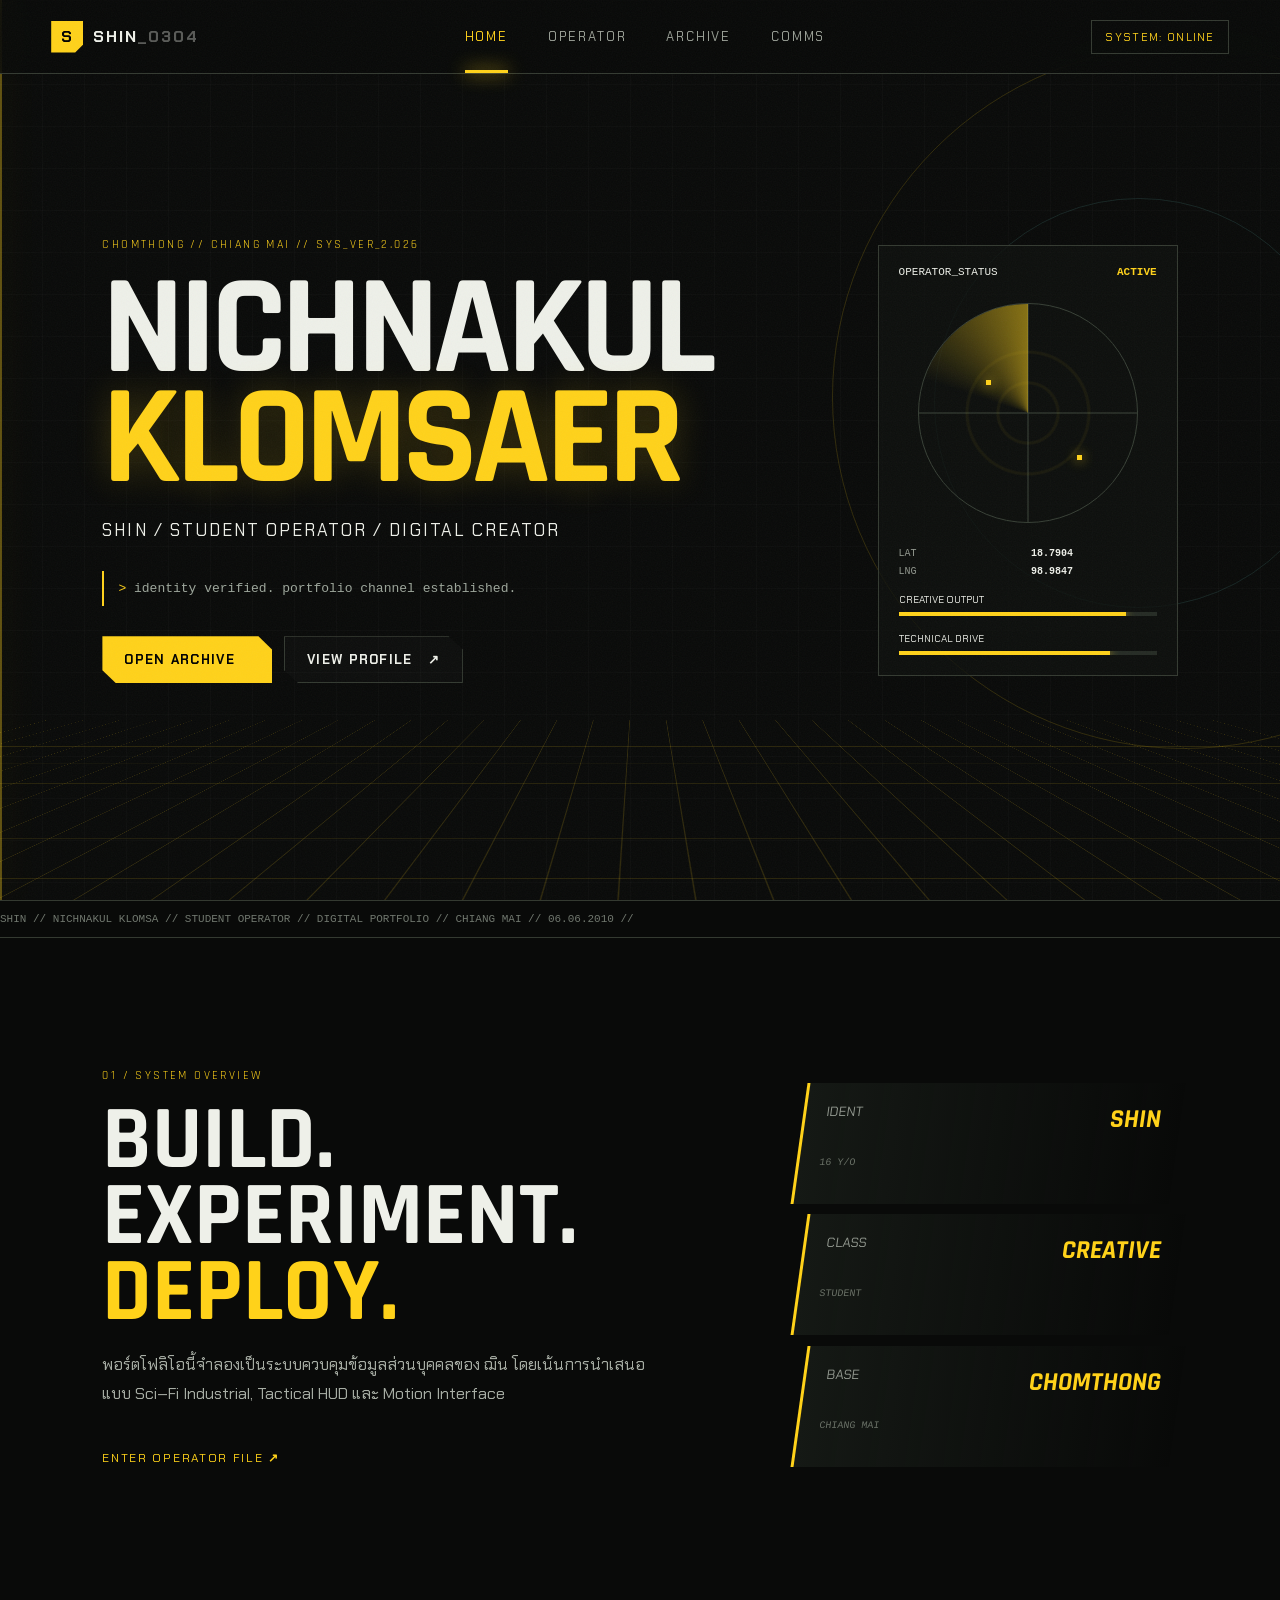
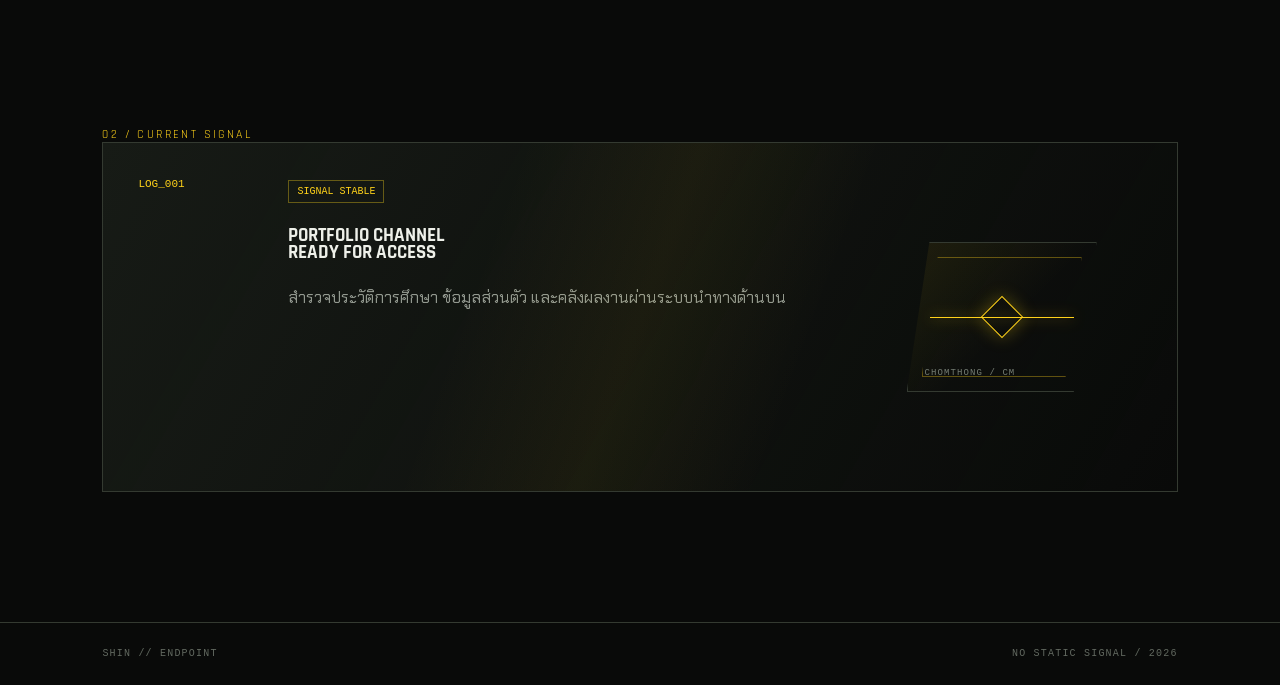
<file: index.html>
<!doctype html>
<html lang="th">
<head>
<meta charset="utf-8">
<meta name="viewport" content="width=device-width,initial-scale=1">
<title>SHIN // ENDPOINT</title>
<link rel="stylesheet" href="assets/style.css">
</head>
<body data-page="home">
<div id="boot" class="boot">
  <div class="boot-grid"></div>
  <div class="boot-core"><span class="boot-ring"></span><span class="boot-ring r2"></span><span class="boot-ring r3"></span></div>
  <div class="boot-log" id="bootLog"></div>
  <div class="boot-title">ENDPOINT // SHIN</div>
</div>
<div class="noise"></div>
<header class="nav-shell">
  <a class="brand" href="index.html"><span class="brand-mark">S</span><span>SHIN<span class="dim">_0304</span></span></a>
  <nav>
    <a class="nav-link active" href="index.html">HOME</a>
    <a class="nav-link" href="about.html">OPERATOR</a>
    <a class="nav-link" href="projects.html">ARCHIVE</a>
    <a class="nav-link" href="contact.html">COMMS</a>
  </nav>
  <button class="system-btn" id="modeBtn">SYSTEM: ONLINE</button>
</header>

<main>
<section class="hero section">
  <div class="hero-bg"><div class="grid-floor"></div><div class="orbit o1"></div><div class="orbit o2"></div><div class="scan-beam"></div></div>
  <div class="hero-copy reveal">
    <div class="eyebrow">CHOMTHONG // CHIANG MAI // SYS_VER_2.026</div>
    <h1><span class="scramble">NICHNAKUL</span><br><em>KLOMSAER</em></h1>
    <p class="lead">SHIN / STUDENT OPERATOR / DIGITAL CREATOR</p>
    <div class="terminal-line"><span>&gt;</span> identity verified. portfolio channel established.</div>
    <div class="cta-row">
      <a class="target-btn" href="projects.html"><span>OPEN ARCHIVE</span><i></i></a>
      <a class="ghost-btn" href="about.html">VIEW PROFILE <b>↗</b></a>
    </div>
  </div>
  <div class="hero-panel reveal">
    <div class="panel-top"><span>OPERATOR_STATUS</span><b>ACTIVE</b></div>
    <div class="radar"><div class="radar-sweep"></div><div class="radar-dot d1"></div><div class="radar-dot d2"></div><div class="radar-ring"></div></div>
    <div class="readout"><span>LAT</span><strong>18.7904</strong><span>LNG</span><strong>98.9847</strong></div>
    <div class="meter"><label>CREATIVE OUTPUT</label><span style="--v:88%"></span></div>
    <div class="meter"><label>TECHNICAL DRIVE</label><span style="--v:82%"></span></div>
  </div>
</section>

<section class="ticker"><div>SHIN // NICHNAKUL KLOMSA // STUDENT OPERATOR // DIGITAL PORTFOLIO // CHIANG MAI // 06.06.2010 // </div></section>

<section class="section intro">
  <div class="section-label">01 / SYSTEM OVERVIEW</div>
  <div class="split">
    <div class="reveal">
      <h2>BUILD. EXPERIMENT.<br><span>DEPLOY.</span></h2>
      <p>พอร์ตโฟลิโอนี้จำลองเป็นระบบควบคุมข้อมูลส่วนบุคคลของ ฌิน โดยเน้นการนำเสนอแบบ Sci‑Fi Industrial, Tactical HUD และ Motion Interface</p>
      <a class="text-link" href="about.html">ENTER OPERATOR FILE <b>↗</b></a>
    </div>
    <div class="data-stack reveal">
      <div class="data-chip"><small>IDENT</small><strong>SHIN</strong><span>16 Y/O</span></div>
      <div class="data-chip"><small>CLASS</small><strong>CREATIVE</strong><span>STUDENT</span></div>
      <div class="data-chip"><small>BASE</small><strong>CHOMTHONG</strong><span>CHIANG MAI</span></div>
    </div>
  </div>
</section>

<section class="section feature">
  <div class="section-label">02 / CURRENT SIGNAL</div>
  <div class="feature-card reveal">
    <div class="feature-index">LOG_001</div>
    <div><span class="status">SIGNAL STABLE</span><h3>PORTFOLIO CHANNEL<br>READY FOR ACCESS</h3><p>สำรวจประวัติการศึกษา ข้อมูลส่วนตัว และคลังผลงานผ่านระบบนำทางด้านบน</p></div>
    <div class="feature-graphic"><div class="signal-block"><span></span><b>CHOMTHONG / CM</b></div></div>
  </div>
</section>
</main>
<footer><span>SHIN // ENDPOINT</span><span>NO STATIC SIGNAL / 2026</span></footer>
<script src="assets/app.js"></script>
</body>
</html>
</file>
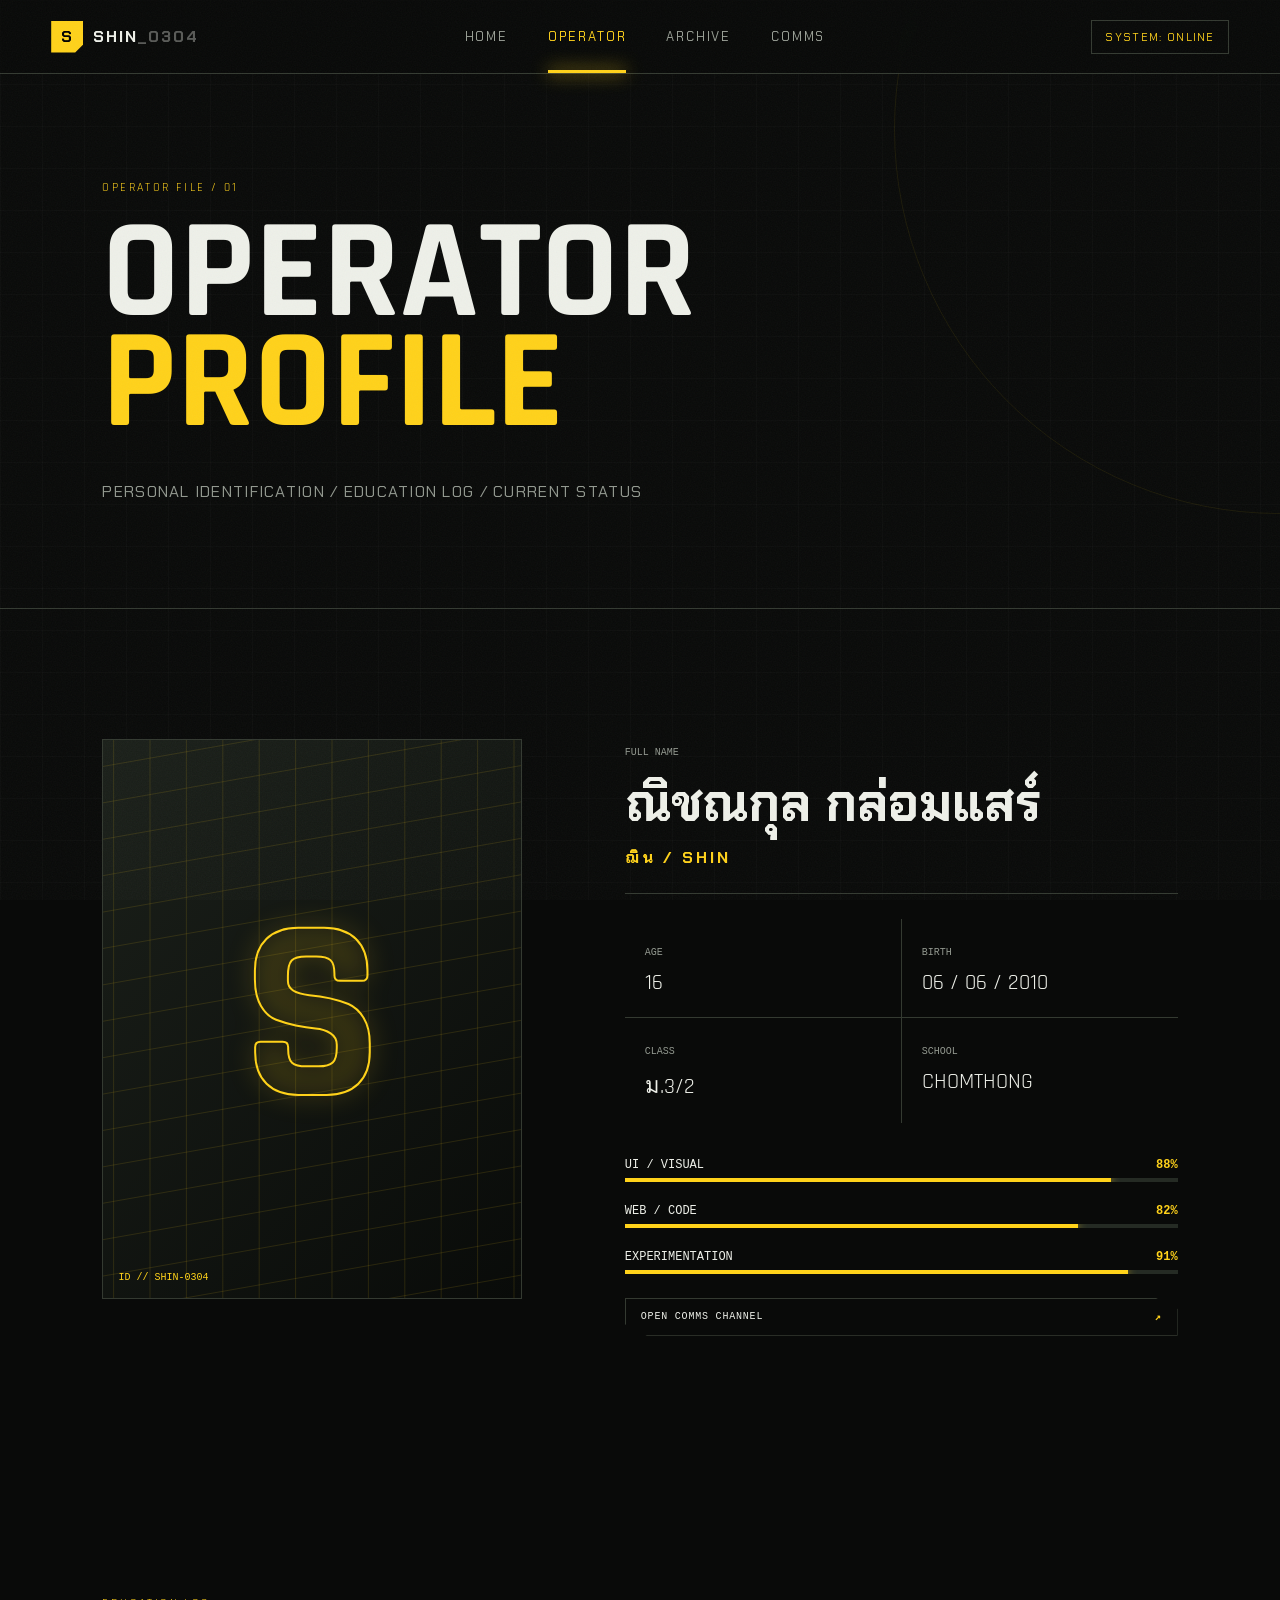
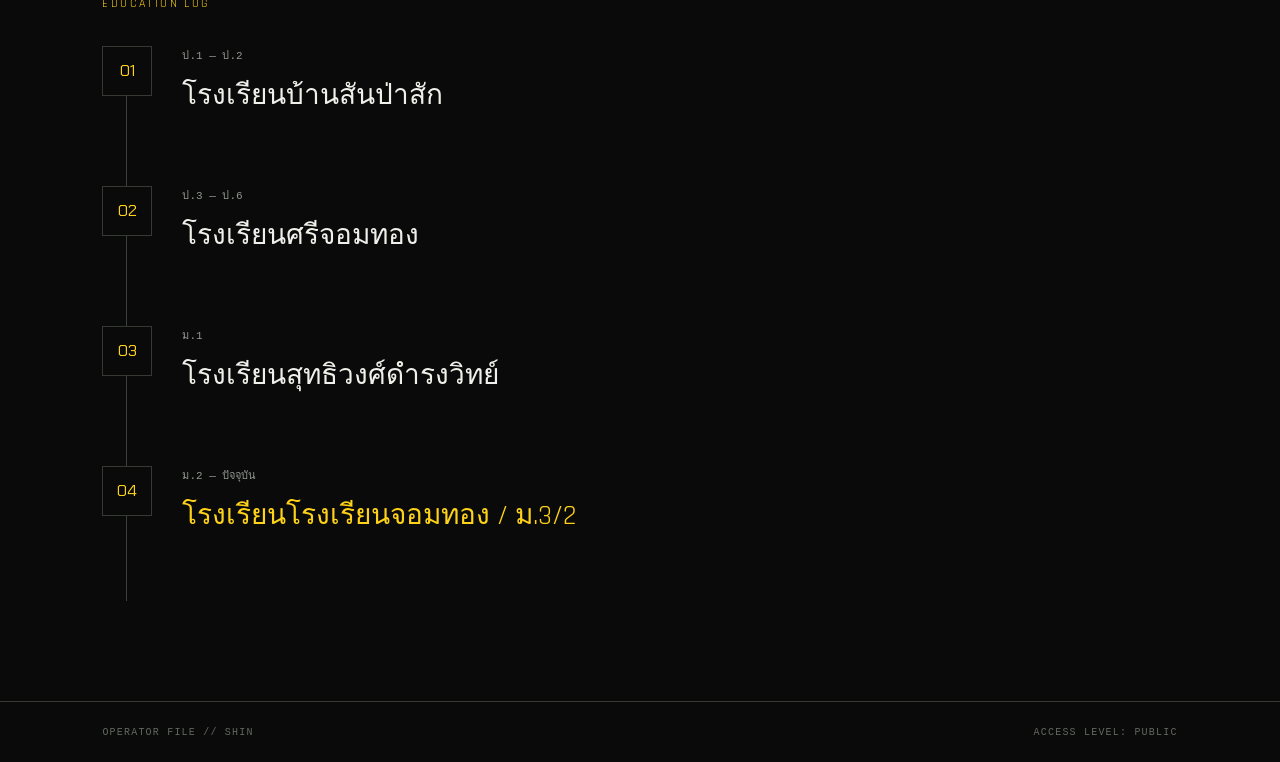
<file: about.html>
<!doctype html>
<html lang="th">
<head><meta charset="utf-8"><meta name="viewport" content="width=device-width,initial-scale=1"><title>SHIN // OPERATOR</title><link rel="stylesheet" href="assets/style.css"></head>
<body data-page="about">
<div class="noise"></div>
<header class="nav-shell"><a class="brand" href="index.html"><span class="brand-mark">S</span><span>SHIN<span class="dim">_0304</span></span></a><nav><a class="nav-link" href="index.html">HOME</a><a class="nav-link active" href="about.html">OPERATOR</a><a class="nav-link" href="projects.html">ARCHIVE</a><a class="nav-link" href="contact.html">COMMS</a></nav><button class="system-btn" id="modeBtn">SYSTEM: ONLINE</button></header>
<main>
<section class="page-hero"><div class="section-label">OPERATOR FILE / 01</div><h1 class="decrypt">OPERATOR<br><span>PROFILE</span></h1><p>PERSONAL IDENTIFICATION / EDUCATION LOG / CURRENT STATUS</p></section>
<section class="section profile-layout">
  <div class="portrait reveal"><div class="portrait-grid"></div><div class="portrait-initial">S</div><div class="portrait-tag">ID // SHIN-0304</div></div>
  <div class="profile-info reveal">
    <div class="nameplate"><small>FULL NAME</small><h2>ณิชณกุล กล่อมแสร์</h2><strong>ฌิน / SHIN</strong></div>
    <div class="stat-grid">
      <div><small>AGE</small><b>16</b></div><div><small>BIRTH</small><b>06 / 06 / 2010</b></div><div><small>CLASS</small><b>ม.3/2</b></div><div><small>SCHOOL</small><b>CHOMTHONG</b></div>
    </div>
    <div class="skill-list">
      <div class="skill"><span>UI / VISUAL</span><b>88%</b><i style="--v:88%"></i></div>
      <div class="skill"><span>WEB / CODE</span><b>82%</b><i style="--v:82%"></i></div>
      <div class="skill"><span>EXPERIMENTATION</span><b>91%</b><i style="--v:91%"></i></div>
    </div>
    <a class="profile-command" href="contact.html"><span>OPEN COMMS CHANNEL</span><b>↗</b></a>
  </div>
</section>
<section class="section timeline">
<div class="section-label">EDUCATION LOG</div>
<div class="timeline-line"></div>
<div class="edu reveal"><span>01</span><div><b>ป.1 — ป.2</b><strong>โรงเรียนบ้านสันป่าสัก</strong></div></div>
<div class="edu reveal"><span>02</span><div><b>ป.3 — ป.6</b><strong>โรงเรียนศรีจอมทอง</strong></div></div>
<div class="edu reveal"><span>03</span><div><b>ม.1</b><strong>โรงเรียนสุทธิวงศ์ดำรงวิทย์</strong></div></div>
<div class="edu active reveal"><span>04</span><div><b>ม.2 — ปัจจุบัน</b><strong>โรงเรียนโรงเรียนจอมทอง / ม.3/2</strong></div></div>
</section>
</main><footer><span>OPERATOR FILE // SHIN</span><span>ACCESS LEVEL: PUBLIC</span></footer><script src="assets/app.js"></script>
</body></html>
</file>
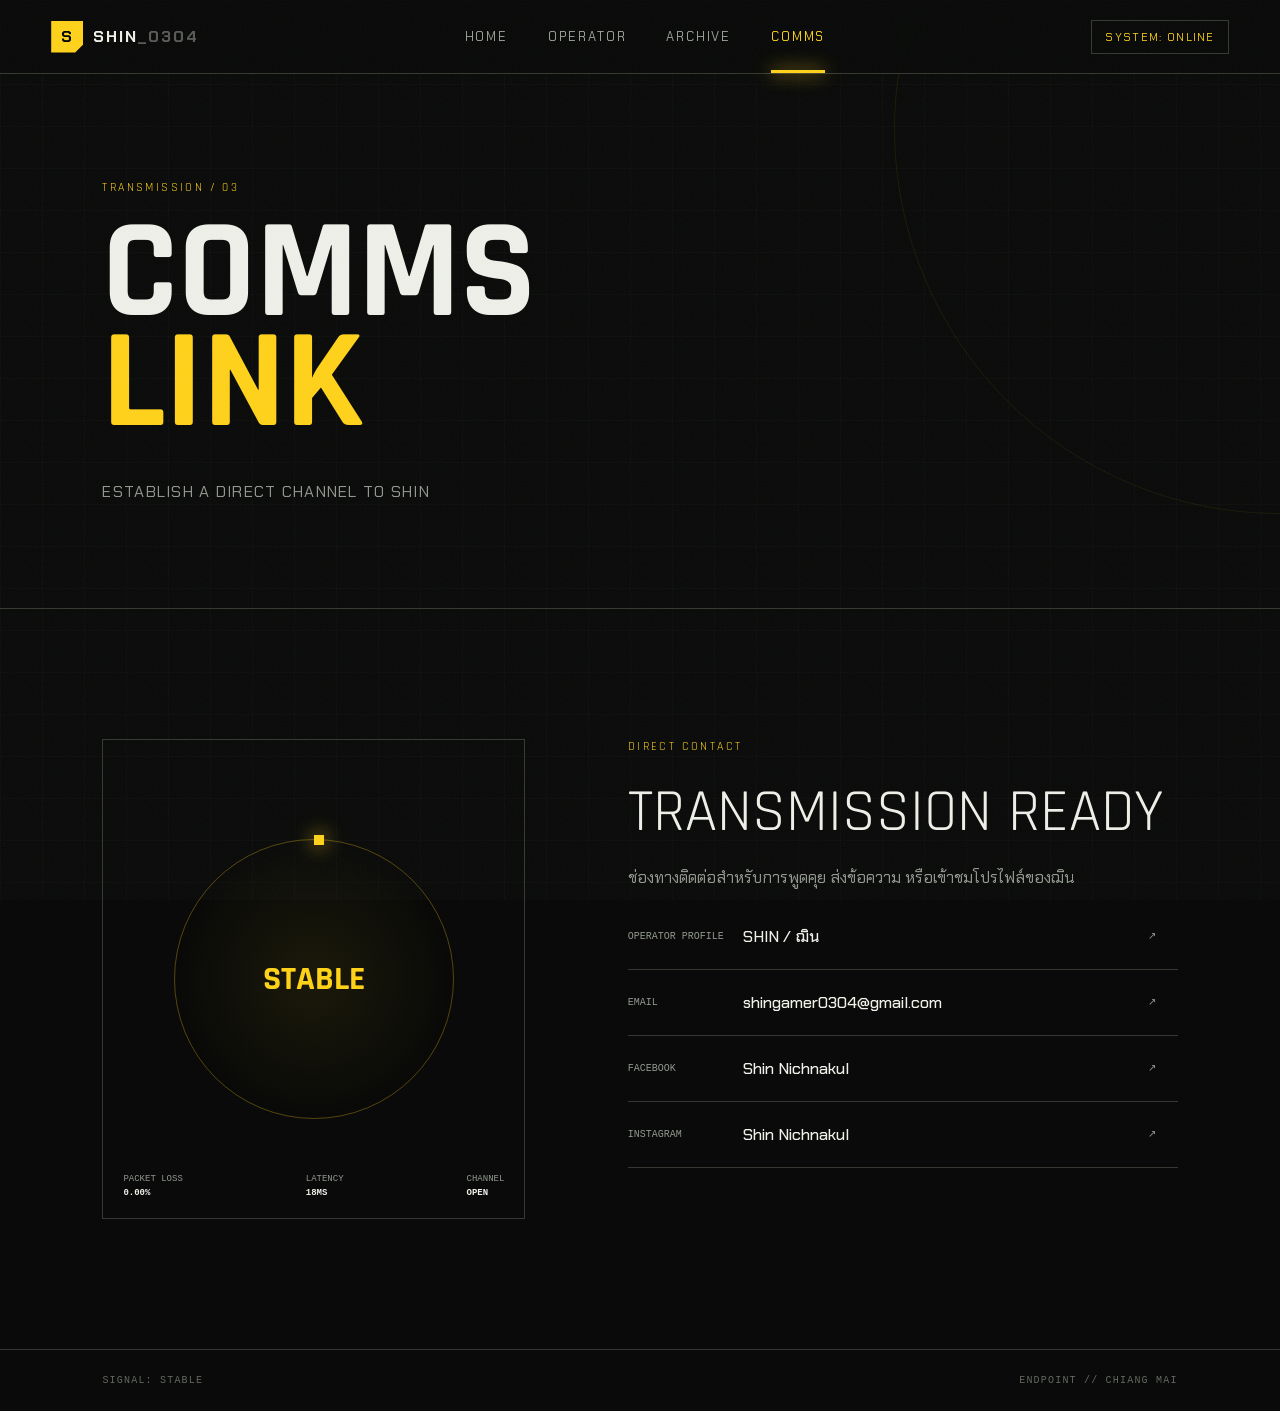
<file: contact.html>
<!doctype html>
<html lang="th">
<head><meta charset="utf-8"><meta name="viewport" content="width=device-width,initial-scale=1"><title>SHIN // COMMS</title><link rel="stylesheet" href="assets/style.css"></head>
<body data-page="contact">
<div class="noise"></div><header class="nav-shell"><a class="brand" href="index.html"><span class="brand-mark">S</span><span>SHIN<span class="dim">_0304</span></span></a><nav><a class="nav-link" href="index.html">HOME</a><a class="nav-link" href="about.html">OPERATOR</a><a class="nav-link" href="projects.html">ARCHIVE</a><a class="nav-link active" href="contact.html">COMMS</a></nav><button class="system-btn" id="modeBtn">SYSTEM: ONLINE</button></header>
<main>
<section class="page-hero"><div class="section-label">TRANSMISSION / 03</div><h1 class="decrypt">COMMS<br><span>LINK</span></h1><p>ESTABLISH A DIRECT CHANNEL TO SHIN</p></section>
<section class="section comms">
<div class="signal-panel reveal"><div class="signal-orbit"></div><div class="signal-core">STABLE</div><div class="signal-readouts"><span>PACKET LOSS <b>0.00%</b></span><span>LATENCY <b>18MS</b></span><span>CHANNEL <b>OPEN</b></span></div></div>
<div class="contact-panel reveal"><div class="section-label">DIRECT CONTACT</div><h2>TRANSMISSION READY</h2><p>ช่องทางติดต่อสำหรับการพูดคุย ส่งข้อความ หรือเข้าชมโปรไฟล์ของฌิน</p><a class="contact-row" href="about.html"><span>OPERATOR PROFILE</span><b>SHIN / ฌิน</b><i>↗</i></a><a class="contact-row" href="mailto:shingamer0304@gmail.com"><span>EMAIL</span><b>shingamer0304@gmail.com</b><i>↗</i></a><a class="contact-row" href="https://www.facebook.com/search/top?q=Shin%20Nichnakul" target="_blank" rel="noopener noreferrer"><span>FACEBOOK</span><b>Shin Nichnakul</b><i>↗</i></a><a class="contact-row" href="https://www.instagram.com/explore/search/keyword/?q=Shin%20Nichnakul" target="_blank" rel="noopener noreferrer"><span>INSTAGRAM</span><b>Shin Nichnakul</b><i>↗</i></a></div>
</section>
</main><footer><span>SIGNAL: STABLE</span><span>ENDPOINT // CHIANG MAI</span></footer><script src="assets/app.js"></script>
</body></html>
</file>
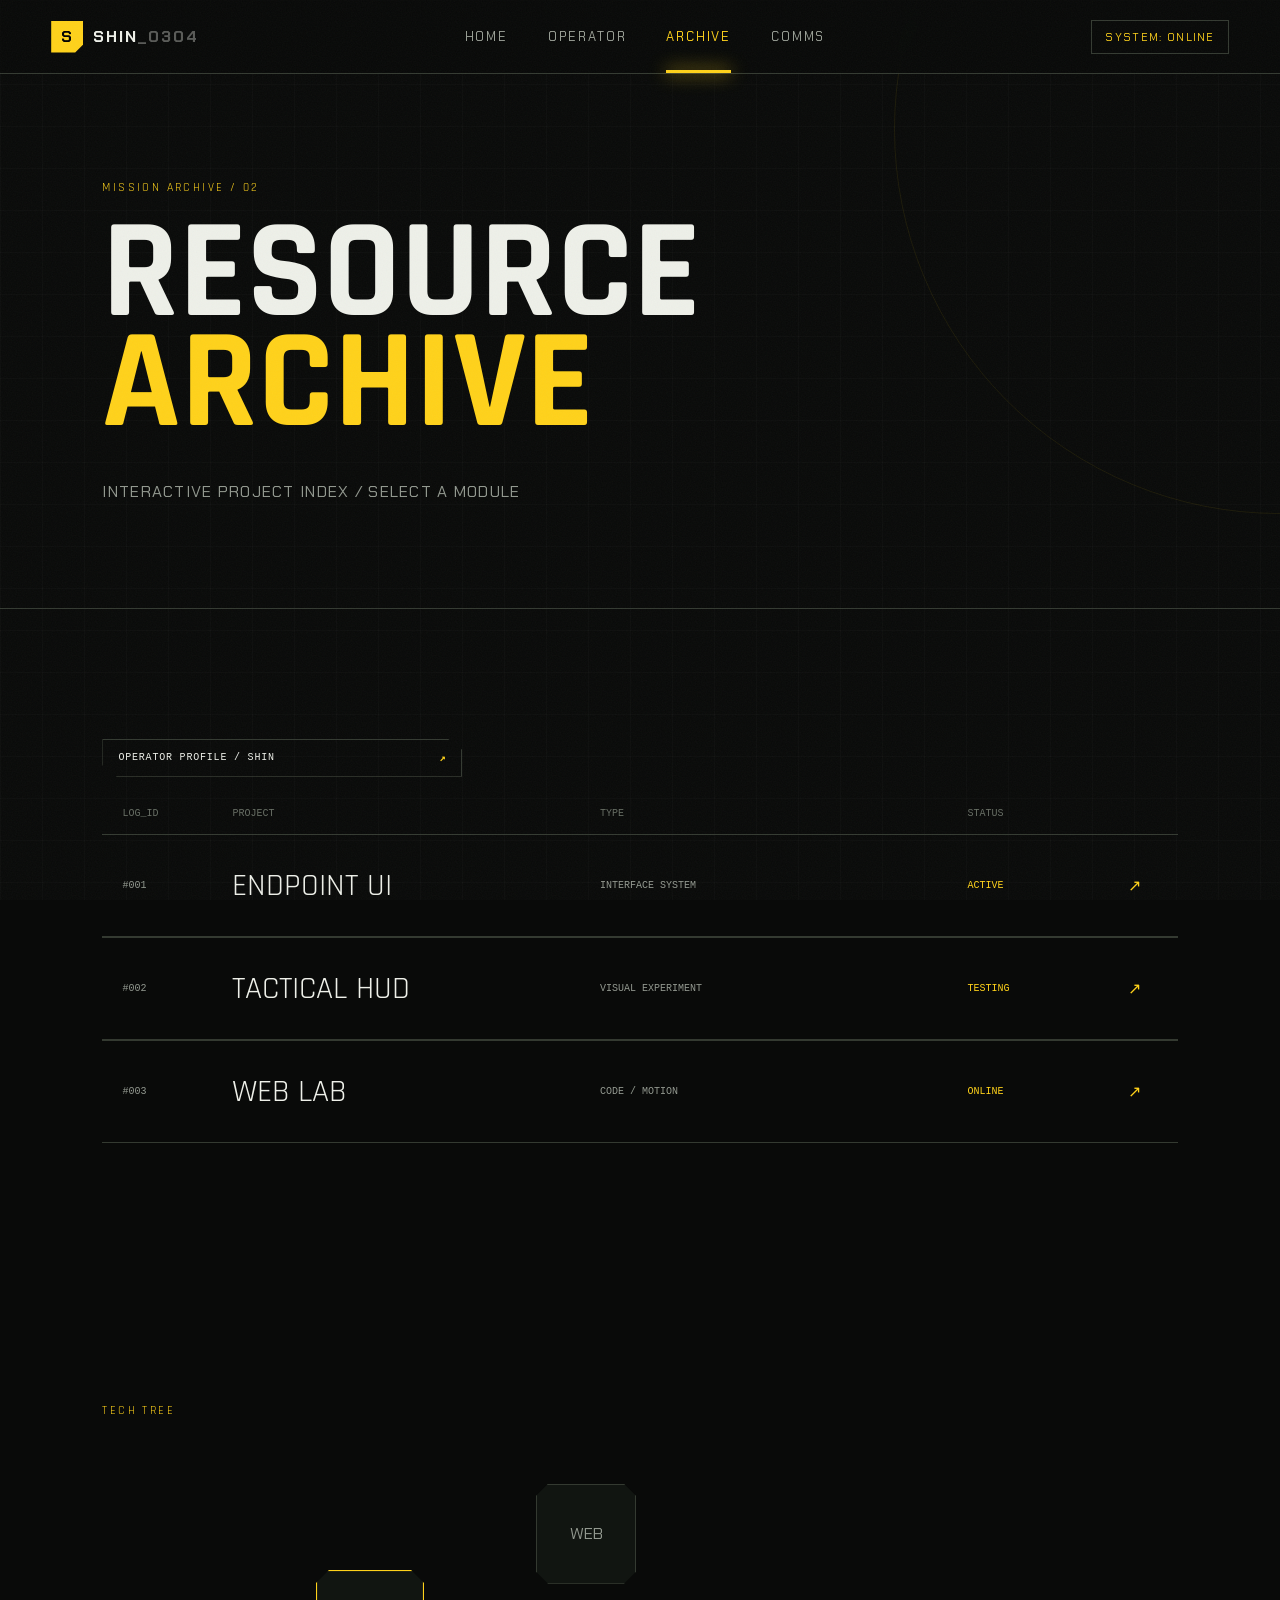
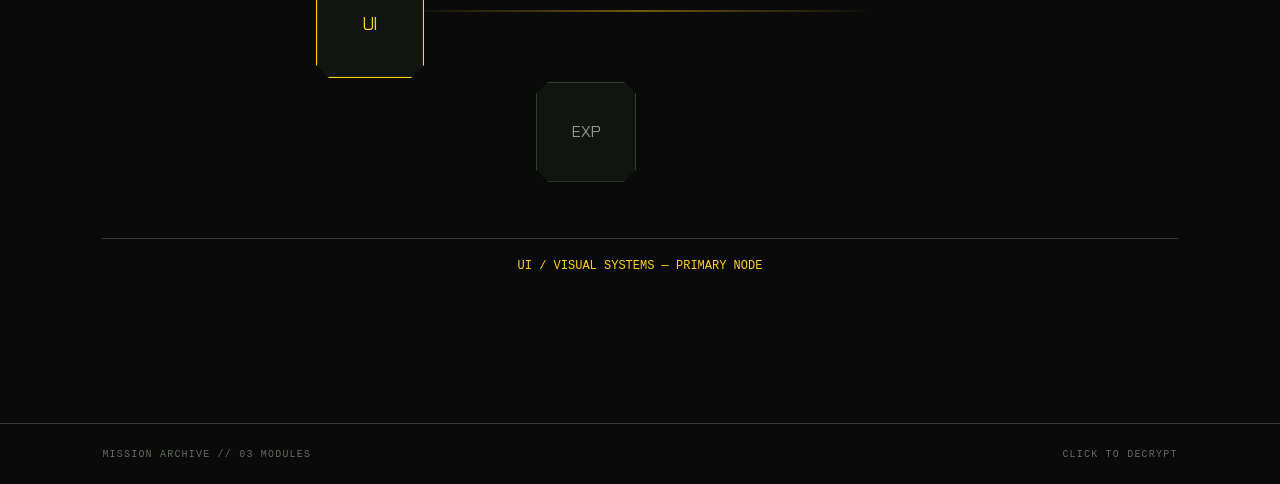
<file: projects.html>
<!doctype html>
<html lang="th">
<head><meta charset="utf-8"><meta name="viewport" content="width=device-width,initial-scale=1"><title>SHIN // ARCHIVE</title><link rel="stylesheet" href="assets/style.css"></head>
<body data-page="projects">
<div class="noise"></div><header class="nav-shell"><a class="brand" href="index.html"><span class="brand-mark">S</span><span>SHIN<span class="dim">_0304</span></span></a><nav><a class="nav-link" href="index.html">HOME</a><a class="nav-link" href="about.html">OPERATOR</a><a class="nav-link active" href="projects.html">ARCHIVE</a><a class="nav-link" href="contact.html">COMMS</a></nav><button class="system-btn" id="modeBtn">SYSTEM: ONLINE</button></header>
<main>
<section class="page-hero"><div class="section-label">MISSION ARCHIVE / 02</div><h1 class="decrypt">RESOURCE<br><span>ARCHIVE</span></h1><p>INTERACTIVE PROJECT INDEX / SELECT A MODULE</p></section>
<section class="section archive"><a class="archive-profile-link" href="about.html">OPERATOR PROFILE / SHIN <b>↗</b></a>
<div class="archive-head"><span>LOG_ID</span><span>PROJECT</span><span>TYPE</span><span>STATUS</span></div>
<div class="project reveal" data-project="01"><span>#001</span><h2>ENDPOINT UI</h2><p>INTERFACE SYSTEM</p><b>ACTIVE</b><i>↗</i></div>
<div class="project reveal" data-project="02"><span>#002</span><h2>TACTICAL HUD</h2><p>VISUAL EXPERIMENT</p><b>TESTING</b><i>↗</i></div>
<div class="project reveal" data-project="03"><span>#003</span><h2>WEB LAB</h2><p>CODE / MOTION</p><b>ONLINE</b><i>↗</i></div>
</section>
<section class="section tech-tree"><div class="section-label">TECH TREE</div><div class="tree"><button class="node active" data-node="UI">UI</button><button class="node" data-node="WEB">WEB</button><button class="node" data-node="MOTION">MOTION</button><button class="node" data-node="EXP">EXP</button><div class="tree-lines"></div></div><div class="node-info" id="nodeInfo">UI / VISUAL SYSTEMS — PRIMARY NODE</div></section>
</main>
<div class="modal" id="projectModal"><div class="modal-inner"><button class="close" id="closeModal">×</button><span class="status">CLASSIFIED MODULE</span><h2 id="modalTitle">ENDPOINT UI</h2><p id="modalText"></p><div class="modal-data">ACCESS: GRANTED / DATA: SIMULATED / CHANNEL: SHIN_0304</div></div></div>
<footer><span>MISSION ARCHIVE // 03 MODULES</span><span>CLICK TO DECRYPT</span></footer><script src="assets/app.js"></script>
</body></html>
</file>
<file: assets/style.css>
@import url('https://fonts.googleapis.com/css2?family=Chakra+Petch:wght@400;500;600;700&family=Rajdhani:wght@400;500;600;700&display=swap');
:root{--yellow:#ffd21a;--black:#090a09;--dark:#111411;--panel:#151915;--line:#343a31;--white:#eef0e9;--muted:#92988f;--red:#ff3d32;--cyan:#79e5df}
*{box-sizing:border-box}html{scroll-behavior:smooth}body{margin:0;background:var(--black);color:var(--white);font-family:'Chakra Petch',sans-serif;overflow-x:hidden;cursor:crosshair}body:before{content:"";position:fixed;inset:0;background:linear-gradient(rgba(255,255,255,.018) 1px,transparent 1px),linear-gradient(90deg,rgba(255,255,255,.018) 1px,transparent 1px);background-size:42px 42px;pointer-events:none;z-index:-3}.noise{position:fixed;inset:0;pointer-events:none;z-index:30;opacity:.06;background-image:url("data:image/svg+xml,%3Csvg xmlns='http://www.w3.org/2000/svg' width='120' height='120'%3E%3Cfilter id='n'%3E%3CfeTurbulence type='fractalNoise' baseFrequency='.8' numOctaves='4' stitchTiles='stitch'/%3E%3C/filter%3E%3Crect width='100%25' height='100%25' filter='url(%23n)' opacity='.7'/%3E%3C/svg%3E")}.nav-shell{position:fixed;top:0;left:0;right:0;height:74px;z-index:20;display:flex;align-items:center;justify-content:space-between;padding:0 4vw;background:rgba(9,10,9,.82);backdrop-filter:blur(12px);border-bottom:1px solid var(--line)}.brand{color:var(--white);text-decoration:none;display:flex;align-items:center;gap:10px;font-weight:700;letter-spacing:.12em}.brand-mark{display:grid;place-items:center;width:32px;height:32px;background:var(--yellow);color:#000;clip-path:polygon(0 0,100% 0,100% 75%,75% 100%,0 100%)}.dim{opacity:.35}nav{display:flex;gap:4px}.nav-link{color:#9ca298;text-decoration:none;font-size:13px;letter-spacing:.14em;padding:28px 18px;position:relative;transition:.25s}.nav-link:hover,.nav-link.active{color:var(--yellow)}.nav-link.active:after{content:"";position:absolute;left:18px;right:18px;bottom:0;height:3px;background:var(--yellow);box-shadow:0 0 18px var(--yellow)}button{font:inherit}.system-btn{border:1px solid var(--line);background:transparent;color:var(--yellow);padding:9px 13px;font-size:11px;letter-spacing:.12em;cursor:pointer}.system-btn:hover{background:var(--yellow);color:#000}.section{padding:130px 8vw;position:relative}.hero{min-height:100vh;padding-top:150px;display:flex;align-items:center;justify-content:space-between;gap:6vw;overflow:hidden}.hero-bg{position:absolute;inset:0;z-index:-1;overflow:hidden}.grid-floor{position:absolute;left:-20%;right:-20%;bottom:-18%;height:58%;background:linear-gradient(rgba(255,210,26,.16) 1px,transparent 1px),linear-gradient(90deg,rgba(255,210,26,.16) 1px,transparent 1px);background-size:55px 55px;transform:perspective(450px) rotateX(62deg);animation:gridMove 8s linear infinite}.scan-beam{position:absolute;top:0;bottom:0;width:2px;background:var(--yellow);box-shadow:0 0 35px var(--yellow);opacity:.35;animation:scan 7s linear infinite}.orbit{position:absolute;border:1px solid rgba(255,210,26,.16);border-radius:50%;width:55vw;height:55vw;right:-20vw;top:5vh;animation:spin 28s linear infinite}.o2{width:32vw;height:32vw;right:-5vw;top:22vh;border-color:rgba(121,229,223,.12);animation-direction:reverse;animation-duration:19s}.hero-copy{max-width:780px}.eyebrow,.section-label{font-family:'Rajdhani',sans-serif;letter-spacing:.2em;color:var(--yellow);font-size:12px}.hero h1{font-family:'Rajdhani',sans-serif;font-size:clamp(70px,11vw,170px);line-height:.78;margin:24px 0;font-weight:700;letter-spacing:-.04em}.hero h1 em{font-style:normal;color:var(--yellow);text-shadow:0 0 35px rgba(255,210,26,.2)}.lead{font-size:17px;letter-spacing:.12em}.terminal-line{font:13px monospace;color:#9da69b;border-left:2px solid var(--yellow);padding:10px 14px;margin:30px 0}.terminal-line span{color:var(--yellow)}.cta-row{display:flex;gap:12px}.target-btn,.ghost-btn{display:inline-flex;text-decoration:none;align-items:center;gap:15px;padding:14px 22px;font-weight:700;letter-spacing:.1em;font-size:13px;transition:.25s;clip-path:polygon(0 0,92% 0,100% 28%,100% 100%,8% 100%,0 72%)}.target-btn{background:var(--yellow);color:#000}.target-btn:hover{transform:translateY(-4px);box-shadow:0 12px 30px rgba(255,210,26,.2)}.ghost-btn{border:1px solid var(--line);color:var(--white);background:rgba(255,255,255,.02)}.ghost-btn:hover{border-color:var(--yellow);color:var(--yellow)}.hero-panel{width:300px;border:1px solid var(--line);padding:20px;background:rgba(15,18,15,.76);transform:skewY(-2deg);position:relative}.panel-top{display:flex;justify-content:space-between;font:11px monospace}.panel-top b{color:var(--yellow)}.radar{height:220px;margin:25px auto;max-width:220px;border:1px solid #384036;border-radius:50%;position:relative;background:radial-gradient(circle,transparent 0 18%,rgba(255,210,26,.05) 19% 20%,transparent 21% 38%,rgba(255,210,26,.05) 39% 40%,transparent 41%),linear-gradient(0deg,transparent 49.5%,#384036 50%,transparent 50.5%),linear-gradient(90deg,transparent 49.5%,#384036 50%,transparent 50.5%);overflow:hidden}.radar-sweep{position:absolute;inset:0;background:conic-gradient(from 0deg,transparent 0 80%,rgba(255,210,26,.5) 100%);animation:spin 2.6s linear infinite}.radar-dot{position:absolute;width:5px;height:5px;background:var(--yellow);box-shadow:0 0 12px var(--yellow)}.d1{left:31%;top:35%}.d2{right:25%;bottom:28%}.readout{display:grid;grid-template-columns:1fr 1fr;gap:7px;font:10px monospace;color:var(--muted)}.readout strong{color:var(--white)}.meter{margin-top:16px;font-size:10px}.meter span,.skill i{display:block;height:4px;background:#252b24;margin-top:6px;position:relative;overflow:hidden}.meter span:after,.skill i:after{content:"";position:absolute;inset:0;width:var(--v);background:var(--yellow);box-shadow:0 0 10px var(--yellow)}.ticker{overflow:hidden;border-block:1px solid var(--line);white-space:nowrap;padding:12px 0;color:#70776e;font:11px monospace}.ticker div{display:inline-block;animation:ticker 25s linear infinite}.intro h2{font-family:Rajdhani;font-size:clamp(48px,7vw,90px);line-height:.85;margin:20px 0}.intro h2 span{color:var(--yellow)}.intro p{max-width:620px;color:#a7ada4;line-height:1.8}.split{display:grid;grid-template-columns:1.5fr 1fr;gap:10vw}.text-link{color:var(--yellow);text-decoration:none;display:inline-block;margin-top:25px;font-size:12px;letter-spacing:.14em}.data-stack{display:grid;gap:10px}.data-chip{padding:20px;border-left:3px solid var(--yellow);background:linear-gradient(90deg,#151915,transparent);display:grid;grid-template-columns:1fr auto;gap:5px;transform:skewX(-8deg);transition:.3s}.data-chip:hover{transform:skewX(-8deg) translateX(10px);background:#1c211c}.data-chip small{color:var(--muted)}.data-chip strong{color:var(--yellow);font-family:Rajdhani;font-size:26px}.data-chip span{grid-column:1/-1;font:10px monospace;color:#697066}.feature-card{min-height:350px;border:1px solid var(--line);background:linear-gradient(120deg,#171b16,rgba(10,12,10,.4));display:grid;grid-template-columns:120px 1fr 280px;gap:30px;padding:35px;position:relative;overflow:hidden}.feature-card:before{content:"";position:absolute;inset:0;background:linear-gradient(110deg,transparent 35%,rgba(255,210,26,.05),transparent 65%);animation:sweep 5s linear infinite}.feature-index{font:11px monospace;color:var(--yellow)}.status{font:10px monospace;color:var(--yellow);border:1px solid #665b16;padding:5px 8px;display:inline-block}.feature-card h3{font:clamp(35px,5vw,68px);font-family:Rajdhani;line-height:.9;margin:25px 0}.feature-card p{color:var(--muted);max-width:500px}.feature-graphic{display:grid;place-items:center}.cube{width:130px;height:130px;position:relative;transform-style:preserve-3d;animation:cube 9s linear infinite}.cube i{position:absolute;inset:0;border:2px solid var(--yellow);background:rgba(255,210,26,.025)}.cube i:nth-child(1){transform:translateZ(65px)}.cube i:nth-child(2){transform:rotateY(90deg) translateZ(65px)}.cube i:nth-child(3){transform:rotateY(180deg) translateZ(65px)}.cube i:nth-child(4){transform:rotateY(-90deg) translateZ(65px)}footer{padding:25px 8vw;border-top:1px solid var(--line);display:flex;justify-content:space-between;color:#626960;font:10px monospace;letter-spacing:.12em}.page-hero{min-height:58vh;padding:180px 8vw 90px;display:flex;flex-direction:column;justify-content:end;border-bottom:1px solid var(--line);position:relative;overflow:hidden}.page-hero:after{content:"";position:absolute;width:60vw;height:60vw;border:1px solid rgba(255,210,26,.08);border-radius:50%;right:-30vw;top:-20vw;animation:spin 40s linear infinite}.page-hero h1{font:700 clamp(65px,11vw,150px)/.78 Rajdhani;margin:25px 0}.page-hero h1 span{color:var(--yellow)}.page-hero p{color:var(--muted);letter-spacing:.08em}.profile-layout{display:grid;grid-template-columns:420px 1fr;gap:8vw;align-items:start}.portrait{height:560px;background:linear-gradient(135deg,#1b201a,#090b09);border:1px solid var(--line);position:relative;overflow:hidden;display:grid;place-items:center}.portrait-grid{position:absolute;inset:0;background:linear-gradient(rgba(255,210,26,.12) 1px,transparent 1px),linear-gradient(90deg,rgba(255,210,26,.12) 1px,transparent 1px);background-size:28px 28px;transform:skewY(-10deg) scale(1.3);animation:gridMove 10s linear infinite}.portrait-initial{font:700 260px Rajdhani;color:transparent;-webkit-text-stroke:2px var(--yellow);text-shadow:0 0 30px rgba(255,210,26,.18);z-index:1}.portrait-tag{position:absolute;bottom:15px;left:15px;font:10px monospace;color:var(--yellow)}.nameplate{border-bottom:1px solid var(--line);padding-bottom:25px}.nameplate small,.stat-grid small{color:var(--muted);font:10px monospace}.nameplate h2{font-size:clamp(30px,4vw,54px);margin:10px 0}.nameplate strong{color:var(--yellow);letter-spacing:.2em}.stat-grid{display:grid;grid-template-columns:1fr 1fr;gap:1px;background:var(--line);margin:25px 0}.stat-grid div{background:var(--black);padding:20px}.stat-grid b{display:block;margin-top:9px;font:22px Rajdhani}.skill-list{display:grid;gap:22px;margin-top:35px}.skill{font:12px monospace}.skill b{float:right;color:var(--yellow)}.timeline{position:relative}.timeline-line{position:absolute;left:calc(8vw + 24px);top:190px;bottom:100px;border-left:1px solid #3b4139}.edu{display:grid;grid-template-columns:50px 1fr;gap:30px;padding:35px 0 35px 0;margin-left:0;position:relative}.edu>span{width:50px;height:50px;border:1px solid var(--line);display:grid;place-items:center;color:var(--yellow);background:var(--black);z-index:1}.edu b{display:block;color:var(--muted);font:11px monospace;margin-bottom:8px}.edu strong{font:28px Rajdhani}.edu.active strong{color:var(--yellow)}.archive-head,.project{display:grid;grid-template-columns:90px 1fr 1fr 140px 30px;align-items:center;gap:20px}.archive-head{padding:15px 20px;color:#666d63;font:10px monospace}.project{padding:30px 20px;border-block:1px solid var(--line);position:relative;transition:.3s;cursor:pointer;overflow:hidden}.project:before{content:"";position:absolute;left:-100%;top:0;width:60%;height:100%;background:linear-gradient(90deg,transparent,rgba(255,210,26,.1),transparent);transition:.5s}.project:hover{background:#151915;transform:translateX(12px)}.project:hover:before{left:120%}.project>span,.project p{font:10px monospace;color:var(--muted)}.project h2{font:32px Rajdhani;margin:0}.project b{font:10px monospace;color:var(--yellow)}.project i{color:var(--yellow);font-style:normal}.tech-tree{min-height:600px}.tree{height:360px;position:relative;margin:30px auto;max-width:800px}.node{position:absolute;width:100px;height:100px;border:1px solid var(--line);background:#111511;color:var(--muted);clip-path:polygon(0 12%,12% 0,88% 0,100% 12%,100% 88%,88% 100%,12% 100%,0 88%);cursor:pointer;transition:.3s;z-index:2}.node:hover,.node.active{border-color:var(--yellow);color:var(--yellow);box-shadow:0 0 35px rgba(255,210,26,.15);transform:scale(1.08)}.node:nth-child(1){left:10%;top:35%}.node:nth-child(2){left:37%;top:10%}.node:nth-child(3){left:65%;top:35%}.node:nth-child(4){left:37%;top:65%}.tree-lines{position:absolute;left:20%;right:20%;top:45%;height:2px;background:linear-gradient(90deg,transparent,var(--yellow),transparent);transform:rotate(0deg);opacity:.4}.node-info{text-align:center;border-top:1px solid var(--line);padding:20px;color:var(--yellow);font:12px monospace}.modal{position:fixed;inset:0;background:rgba(0,0,0,.78);backdrop-filter:blur(8px);z-index:50;display:none;place-items:center;padding:25px}.modal.open{display:grid}.modal-inner{max-width:700px;width:100%;padding:45px;background:#111511;border:1px solid var(--yellow);clip-path:polygon(0 0,96% 0,100% 8%,100% 100%,4% 100%,0 92%);position:relative;animation:modalIn .35s ease}.close{position:absolute;right:20px;top:15px;background:transparent;border:0;color:var(--yellow);font-size:30px;cursor:pointer}.modal h2{font:60px Rajdhani;margin:25px 0 10px}.modal p{color:#aab0a7;line-height:1.8}.modal-data{border-top:1px solid var(--line);padding-top:15px;color:#697067;font:10px monospace}.comms{display:grid;grid-template-columns:1fr 1.3fr;gap:8vw}.signal-panel{min-height:480px;border:1px solid var(--line);display:grid;place-items:center;position:relative;overflow:hidden;background:radial-gradient(circle,rgba(255,210,26,.08),transparent 45%)}.signal-orbit{position:absolute;width:280px;height:280px;border:1px solid rgba(255,210,26,.3);border-radius:50%;animation:spin 6s linear infinite}.signal-orbit:after{content:"";position:absolute;width:10px;height:10px;background:var(--yellow);left:50%;top:-5px;box-shadow:0 0 20px var(--yellow)}.signal-core{font:700 34px Rajdhani;color:var(--yellow);z-index:1}.signal-readouts{position:absolute;bottom:20px;left:20px;right:20px;display:flex;justify-content:space-between;font:9px monospace;color:var(--muted)}.signal-readouts b{display:block;color:var(--white);margin-top:4px}.contact-panel h2{font:60px Rajdhani;margin:20px 0 10px}.contact-panel p{color:var(--muted)}.contact-row{display:grid;grid-template-columns:100px 1fr 30px;align-items:center;gap:15px;text-decoration:none;color:var(--white);padding:22px 0;border-bottom:1px solid var(--line);transition:.25s}.contact-row:hover{padding-left:15px;color:var(--yellow)}.contact-row span,.contact-row i{font:10px monospace;color:var(--muted)}.contact-row b{font-weight:500}.boot{position:fixed;inset:0;background:#070807;z-index:100;display:grid;place-items:center;transition:opacity .8s,visibility .8s}.boot.done{opacity:0;visibility:hidden;pointer-events:none}.boot-grid{position:absolute;inset:0;background:linear-gradient(rgba(255,210,26,.08) 1px,transparent 1px),linear-gradient(90deg,rgba(255,210,26,.08) 1px,transparent 1px);background-size:35px 35px;animation:gridMove 4s linear infinite}.boot-core{width:220px;height:220px;position:relative}.boot-ring{position:absolute;inset:0;border:1px solid var(--yellow);border-radius:50%;animation:spin 2s linear infinite}.boot-ring.r2{inset:20px;animation-duration:1.5s;animation-direction:reverse;border-style:dashed}.boot-ring.r3{inset:50px;animation-duration:1s}.boot-log{position:absolute;left:5vw;bottom:8vh;font:11px monospace;line-height:1.7;color:#777f75}.boot-title{position:absolute;top:8vh;left:5vw;color:var(--yellow);font:700 28px Rajdhani;letter-spacing:.18em}
@keyframes gridMove{to{background-position:0 55px,55px 0}}@keyframes scan{from{left:-5%}to{left:105%}}@keyframes spin{to{transform:rotate(360deg)}}@keyframes ticker{to{transform:translateX(-50%)}}@keyframes sweep{to{transform:translateX(150%)}}@keyframes cube{to{transform:rotateX(360deg) rotateY(360deg)}}@keyframes modalIn{from{opacity:0;transform:translateY(20px) scale(.97)}to{opacity:1;transform:none}}.reveal{opacity:0;transform:translateY(35px);transition:opacity .8s,transform .8s}.reveal.show{opacity:1;transform:none}
@media(max-width:900px){.nav-shell{padding:0 18px}.nav-shell nav{gap:0}.nav-link{padding:28px 7px;font-size:10px}.system-btn{display:none}.hero{display:block}.hero-copy{padding-top:30px}.hero-panel{margin:70px auto 0}.split,.profile-layout,.comms{grid-template-columns:1fr}.portrait{height:430px}.feature-card{grid-template-columns:1fr}.feature-graphic{display:none}.archive-head{display:none}.project{grid-template-columns:55px 1fr 30px}.project p,.project b{display:none}.contact-panel h2{font-size:48px}.timeline-line{left:8vw}.page-hero{min-height:52vh;padding-left:7vw}.section{padding:100px 7vw}footer{padding:20px 7vw}.hero h1{font-size:18vw}}
@media(prefers-reduced-motion:reduce){*,*:before,*:after{animation-duration:.001ms!important;animation-iteration-count:1!important;scroll-behavior:auto!important;transition:none!important}}
body.emergency{--yellow:#ff4038;--cyan:#ff4038}
body.emergency .system-btn{color:#ff4038}
/* POLISH LAYER — additive only */
.signal-block{width:190px;height:150px;position:relative;display:grid;place-items:center;border:1px solid var(--line);clip-path:polygon(12% 0,100% 0,88% 100%,0 100%);background:linear-gradient(135deg,rgba(255,210,26,.08),transparent 55%)}
.signal-block:before{content:"";position:absolute;inset:14px;border:1px solid rgba(255,210,26,.35);clip-path:polygon(10% 0,100% 0,90% 100%,0 100%)}
.signal-block:after{content:"";position:absolute;left:22px;right:22px;top:50%;height:1px;background:var(--yellow);box-shadow:0 0 14px rgba(255,210,26,.8);animation:signalSweep 2.2s linear infinite}
.signal-block span{width:30px;height:30px;border:1px solid var(--yellow);transform:rotate(45deg);box-shadow:0 0 18px rgba(255,210,26,.3);animation:signalPulse 1.8s ease-in-out infinite}
.signal-block b{position:absolute;bottom:13px;left:17px;font:9px monospace;letter-spacing:.12em;color:#777e75}
@keyframes signalSweep{0%{transform:translateX(-45px);opacity:.15}50%{opacity:1}100%{transform:translateX(45px);opacity:.15}}
@keyframes signalPulse{50%{transform:rotate(45deg) scale(.75);opacity:.45}}
.profile-command,.archive-profile-link{display:flex;align-items:center;justify-content:space-between;gap:20px;margin-top:24px;padding:12px 15px;border:1px solid var(--line);color:var(--text);text-decoration:none;font:10px monospace;letter-spacing:.08em;clip-path:polygon(0 0,96% 0,100% 30%,100% 100%,4% 100%,0 70%);transition:.2s}
.profile-command:hover,.archive-profile-link:hover{border-color:var(--yellow);color:var(--yellow);transform:translateX(4px)}
.profile-command b,.archive-profile-link b{color:var(--yellow)}
.archive-profile-link{margin:0 0 16px;max-width:360px}
@media(max-width:700px){.signal-block{width:150px;height:125px}}
</file>
